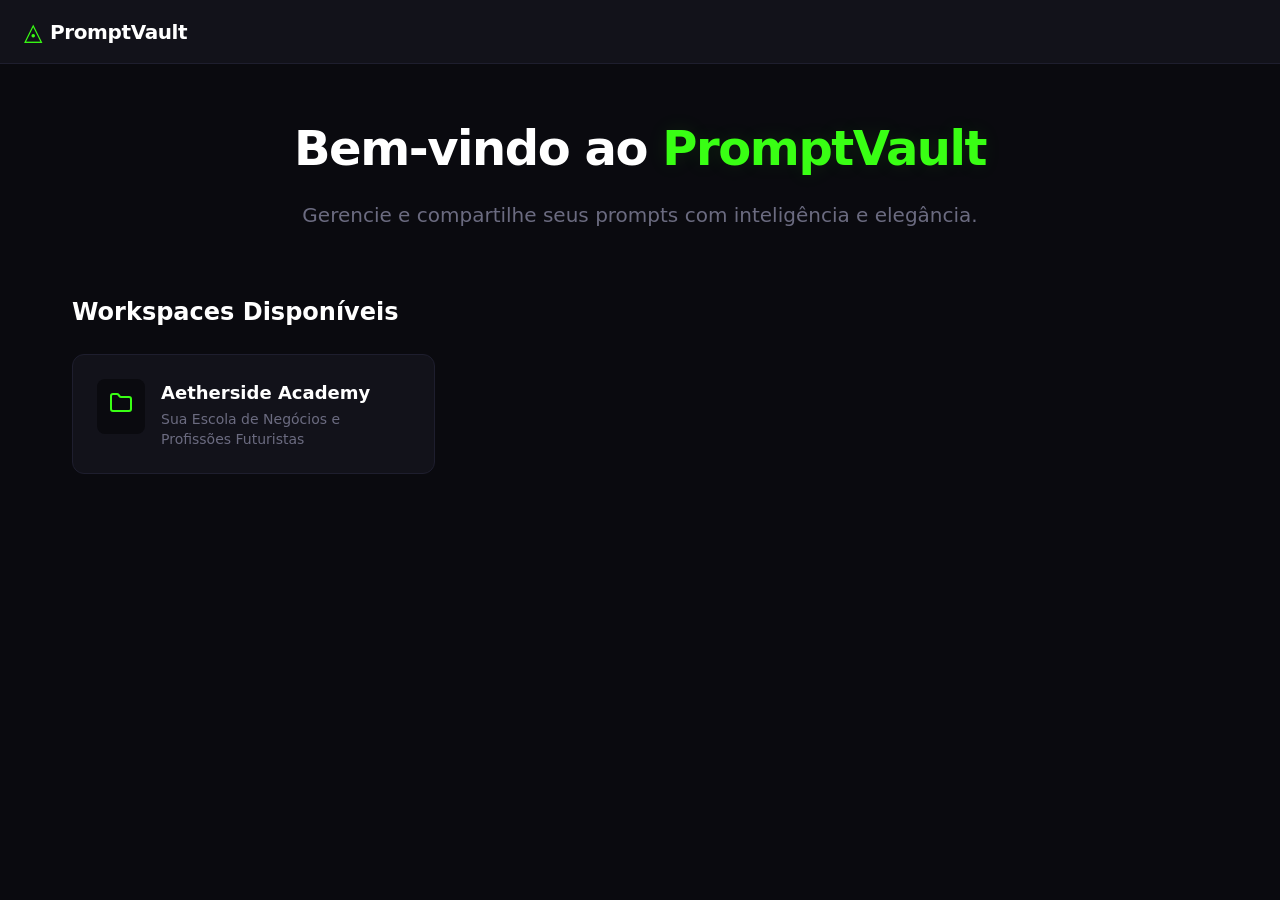
<file: index.html>
<!DOCTYPE html><html lang="pt-BR"><head><meta charSet="utf-8"/><meta name="viewport" content="width=device-width, initial-scale=1"/><link rel="stylesheet" href="/_next/static/css/50b7936d83bd21c8.css" data-precedence="next"/><link rel="stylesheet" href="/_next/static/css/7f5ff1975fd1d120.css" data-precedence="next"/><link rel="preload" as="script" fetchPriority="low" href="/_next/static/chunks/webpack-127c3c0b130db545.js"/><script src="/_next/static/chunks/aa9e78aa-050fe53517eb4799.js" async=""></script><script src="/_next/static/chunks/792-0d06dafc50395c52.js" async=""></script><script src="/_next/static/chunks/main-app-4671aaff5ebf30de.js" async=""></script><script src="/_next/static/chunks/998-ec3edbf427acbf74.js" async=""></script><script src="/_next/static/chunks/app/page-62e32b30b842a36d.js" async=""></script><title>PromptVault</title><meta name="description" content="Plataforma de documentação e compartilhamento de prompts"/><script src="/_next/static/chunks/polyfills-42372ed130431b0a.js" noModule=""></script></head><body><div class="layout_appContainer__l2wA_"><header class="layout_header__2zrGa"><div class="layout_headerLeft__IRrok"><a class="layout_logo__RqH9D" href="/"><span class="layout_logoIcon__AoKyo">◬</span>PromptVault</a></div><div class="layout_headerCenter__CS66M"></div><div class="layout_headerRight__XbAY3"></div></header><main class="layout_mainContent__LZaIE"><div class="page_container__aoG4z"><header class="page_hero__SKW6o"><h1 class="page_title__3jonF">Bem-vindo ao <span class="page_highlight__KaGfy">PromptVault</span></h1><p class="page_subtitle__iAJUg">Gerencie e compartilhe seus prompts com inteligência e elegância.</p></header><section class="page_workspacesSection__Hs2LS"><div class="page_sectionHeader__a4Fw5"><h2>Workspaces Disponíveis</h2></div><div class="page_grid__f5Kdy"><a class="page_card__QV0Om" href="/aetherside-academy/"><div class="page_cardIcon__ejM_b"><svg xmlns="http://www.w3.org/2000/svg" width="24" height="24" viewBox="0 0 24 24" fill="none" stroke="currentColor" stroke-width="2" stroke-linecap="round" stroke-linejoin="round" class="lucide lucide-folder"><path d="M20 20a2 2 0 0 0 2-2V8a2 2 0 0 0-2-2h-7.9a2 2 0 0 1-1.69-.9L9.6 3.9A2 2 0 0 0 7.93 3H4a2 2 0 0 0-2 2v13a2 2 0 0 0 2 2Z"></path></svg></div><div class="page_cardContent__aU4Di"><h3>Aetherside Academy</h3><p>Sua Escola de Negócios e Profissões Futuristas</p></div></a></div></section></div></main></div><script src="/_next/static/chunks/webpack-127c3c0b130db545.js" async=""></script><script>(self.__next_f=self.__next_f||[]).push([0]);self.__next_f.push([2,null])</script><script>self.__next_f.push([1,"1:HL[\"/_next/static/css/50b7936d83bd21c8.css\",\"style\"]\n2:HL[\"/_next/static/css/7f5ff1975fd1d120.css\",\"style\"]\n"])</script><script>self.__next_f.push([1,"3:I[674,[],\"\"]\n5:I[3998,[\"998\",\"static/chunks/998-ec3edbf427acbf74.js\",\"931\",\"static/chunks/app/page-62e32b30b842a36d.js\"],\"\"]\n6:I[2766,[],\"\"]\n7:I[8926,[],\"\"]\n9:I[3653,[],\"\"]\na:[]\n"])</script><script>self.__next_f.push([1,"0:[\"$\",\"$L3\",null,{\"buildId\":\"KDSPIfJ9CCXchHa2eL0F4\",\"assetPrefix\":\"\",\"urlParts\":[\"\",\"\"],\"initialTree\":[\"\",{\"children\":[\"__PAGE__\",{}]},\"$undefined\",\"$undefined\",true],\"initialSeedData\":[\"\",{\"children\":[\"__PAGE__\",{},[[\"$L4\",[\"$\",\"div\",null,{\"className\":\"page_container__aoG4z\",\"children\":[[\"$\",\"header\",null,{\"className\":\"page_hero__SKW6o\",\"children\":[[\"$\",\"h1\",null,{\"className\":\"page_title__3jonF\",\"children\":[\"Bem-vindo ao \",[\"$\",\"span\",null,{\"className\":\"page_highlight__KaGfy\",\"children\":\"PromptVault\"}]]}],[\"$\",\"p\",null,{\"className\":\"page_subtitle__iAJUg\",\"children\":\"Gerencie e compartilhe seus prompts com inteligência e elegância.\"}]]}],[\"$\",\"section\",null,{\"className\":\"page_workspacesSection__Hs2LS\",\"children\":[[\"$\",\"div\",null,{\"className\":\"page_sectionHeader__a4Fw5\",\"children\":[\"$\",\"h2\",null,{\"children\":\"Workspaces Disponíveis\"}]}],[\"$\",\"div\",null,{\"className\":\"page_grid__f5Kdy\",\"children\":[[[\"$\",\"$L5\",\"aetherside-academy\",{\"href\":\"/aetherside-academy\",\"className\":\"page_card__QV0Om\",\"children\":[[\"$\",\"div\",null,{\"className\":\"page_cardIcon__ejM_b\",\"children\":[\"$\",\"svg\",null,{\"xmlns\":\"http://www.w3.org/2000/svg\",\"width\":24,\"height\":24,\"viewBox\":\"0 0 24 24\",\"fill\":\"none\",\"stroke\":\"currentColor\",\"strokeWidth\":2,\"strokeLinecap\":\"round\",\"strokeLinejoin\":\"round\",\"className\":\"lucide lucide-folder\",\"children\":[[\"$\",\"path\",\"1kt360\",{\"d\":\"M20 20a2 2 0 0 0 2-2V8a2 2 0 0 0-2-2h-7.9a2 2 0 0 1-1.69-.9L9.6 3.9A2 2 0 0 0 7.93 3H4a2 2 0 0 0-2 2v13a2 2 0 0 0 2 2Z\"}],\"$undefined\"]}]}],[\"$\",\"div\",null,{\"className\":\"page_cardContent__aU4Di\",\"children\":[[\"$\",\"h3\",null,{\"children\":\"Aetherside Academy\"}],[\"$\",\"p\",null,{\"children\":\"Sua Escola de Negócios e Profissões Futuristas\"}]]}]]}]],false]}]]}]]}],[[\"$\",\"link\",\"0\",{\"rel\":\"stylesheet\",\"href\":\"/_next/static/css/7f5ff1975fd1d120.css\",\"precedence\":\"next\",\"crossOrigin\":\"$undefined\"}]]],null],null]},[[[[\"$\",\"link\",\"0\",{\"rel\":\"stylesheet\",\"href\":\"/_next/static/css/50b7936d83bd21c8.css\",\"precedence\":\"next\",\"crossOrigin\":\"$undefined\"}]],[\"$\",\"html\",null,{\"lang\":\"pt-BR\",\"children\":[\"$\",\"body\",null,{\"children\":[\"$\",\"div\",null,{\"className\":\"layout_appContainer__l2wA_\",\"children\":[[\"$\",\"header\",null,{\"className\":\"layout_header__2zrGa\",\"children\":[[\"$\",\"div\",null,{\"className\":\"layout_headerLeft__IRrok\",\"children\":[\"$\",\"$L5\",null,{\"href\":\"/\",\"className\":\"layout_logo__RqH9D\",\"children\":[[\"$\",\"span\",null,{\"className\":\"layout_logoIcon__AoKyo\",\"children\":\"◬\"}],\"PromptVault\"]}]}],[\"$\",\"div\",null,{\"className\":\"layout_headerCenter__CS66M\"}],[\"$\",\"div\",null,{\"className\":\"layout_headerRight__XbAY3\"}]]}],[\"$\",\"main\",null,{\"className\":\"layout_mainContent__LZaIE\",\"children\":[\"$\",\"$L6\",null,{\"parallelRouterKey\":\"children\",\"segmentPath\":[\"children\"],\"error\":\"$undefined\",\"errorStyles\":\"$undefined\",\"errorScripts\":\"$undefined\",\"template\":[\"$\",\"$L7\",null,{}],\"templateStyles\":\"$undefined\",\"templateScripts\":\"$undefined\",\"notFound\":[[\"$\",\"title\",null,{\"children\":\"404: This page could not be found.\"}],[\"$\",\"div\",null,{\"style\":{\"fontFamily\":\"system-ui,\\\"Segoe UI\\\",Roboto,Helvetica,Arial,sans-serif,\\\"Apple Color Emoji\\\",\\\"Segoe UI Emoji\\\"\",\"height\":\"100vh\",\"textAlign\":\"center\",\"display\":\"flex\",\"flexDirection\":\"column\",\"alignItems\":\"center\",\"justifyContent\":\"center\"},\"children\":[\"$\",\"div\",null,{\"children\":[[\"$\",\"style\",null,{\"dangerouslySetInnerHTML\":{\"__html\":\"body{color:#000;background:#fff;margin:0}.next-error-h1{border-right:1px solid rgba(0,0,0,.3)}@media (prefers-color-scheme:dark){body{color:#fff;background:#000}.next-error-h1{border-right:1px solid rgba(255,255,255,.3)}}\"}}],[\"$\",\"h1\",null,{\"className\":\"next-error-h1\",\"style\":{\"display\":\"inline-block\",\"margin\":\"0 20px 0 0\",\"padding\":\"0 23px 0 0\",\"fontSize\":24,\"fontWeight\":500,\"verticalAlign\":\"top\",\"lineHeight\":\"49px\"},\"children\":\"404\"}],[\"$\",\"div\",null,{\"style\":{\"display\":\"inline-block\"},\"children\":[\"$\",\"h2\",null,{\"style\":{\"fontSize\":14,\"fontWeight\":400,\"lineHeight\":\"49px\",\"margin\":0},\"children\":\"This page could not be found.\"}]}]]}]}]],\"notFoundStyles\":[]}]}]]}]}]}]],null],null],\"couldBeIntercepted\":false,\"initialHead\":[null,\"$L8\"],\"globalErrorComponent\":\"$9\",\"missingSlots\":\"$Wa\"}]\n"])</script><script>self.__next_f.push([1,"8:[[\"$\",\"meta\",\"0\",{\"name\":\"viewport\",\"content\":\"width=device-width, initial-scale=1\"}],[\"$\",\"meta\",\"1\",{\"charSet\":\"utf-8\"}],[\"$\",\"title\",\"2\",{\"children\":\"PromptVault\"}],[\"$\",\"meta\",\"3\",{\"name\":\"description\",\"content\":\"Plataforma de documentação e compartilhamento de prompts\"}]]\n4:null\n"])</script></body></html>
</file>
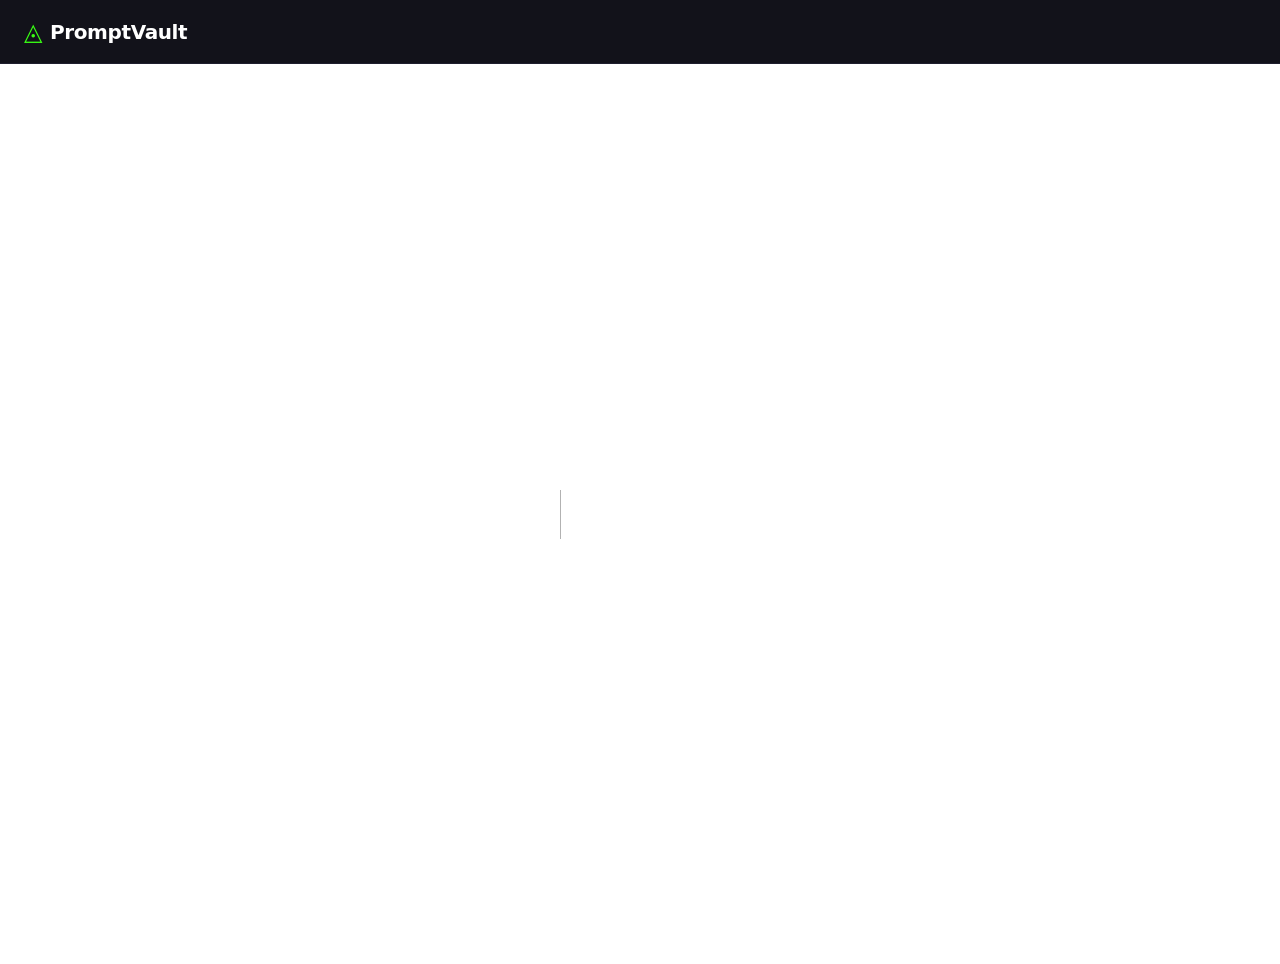
<file: 404/index.html>
<!DOCTYPE html><html lang="pt-BR"><head><meta charSet="utf-8"/><meta name="viewport" content="width=device-width, initial-scale=1"/><link rel="stylesheet" href="/_next/static/css/50b7936d83bd21c8.css" data-precedence="next"/><link rel="preload" as="script" fetchPriority="low" href="/_next/static/chunks/webpack-127c3c0b130db545.js"/><script src="/_next/static/chunks/aa9e78aa-050fe53517eb4799.js" async=""></script><script src="/_next/static/chunks/792-0d06dafc50395c52.js" async=""></script><script src="/_next/static/chunks/main-app-4671aaff5ebf30de.js" async=""></script><script src="/_next/static/chunks/998-ec3edbf427acbf74.js" async=""></script><script src="/_next/static/chunks/app/page-62e32b30b842a36d.js" async=""></script><meta name="robots" content="noindex"/><title>404: This page could not be found.</title><title>PromptVault</title><meta name="description" content="Plataforma de documentação e compartilhamento de prompts"/><script src="/_next/static/chunks/polyfills-42372ed130431b0a.js" noModule=""></script></head><body><div class="layout_appContainer__l2wA_"><header class="layout_header__2zrGa"><div class="layout_headerLeft__IRrok"><a class="layout_logo__RqH9D" href="/"><span class="layout_logoIcon__AoKyo">◬</span>PromptVault</a></div><div class="layout_headerCenter__CS66M"></div><div class="layout_headerRight__XbAY3"></div></header><main class="layout_mainContent__LZaIE"><div style="font-family:system-ui,&quot;Segoe UI&quot;,Roboto,Helvetica,Arial,sans-serif,&quot;Apple Color Emoji&quot;,&quot;Segoe UI Emoji&quot;;height:100vh;text-align:center;display:flex;flex-direction:column;align-items:center;justify-content:center"><div><style>body{color:#000;background:#fff;margin:0}.next-error-h1{border-right:1px solid rgba(0,0,0,.3)}@media (prefers-color-scheme:dark){body{color:#fff;background:#000}.next-error-h1{border-right:1px solid rgba(255,255,255,.3)}}</style><h1 class="next-error-h1" style="display:inline-block;margin:0 20px 0 0;padding:0 23px 0 0;font-size:24px;font-weight:500;vertical-align:top;line-height:49px">404</h1><div style="display:inline-block"><h2 style="font-size:14px;font-weight:400;line-height:49px;margin:0">This page could not be found.</h2></div></div></div></main></div><script src="/_next/static/chunks/webpack-127c3c0b130db545.js" async=""></script><script>(self.__next_f=self.__next_f||[]).push([0]);self.__next_f.push([2,null])</script><script>self.__next_f.push([1,"1:HL[\"/_next/static/css/50b7936d83bd21c8.css\",\"style\"]\n"])</script><script>self.__next_f.push([1,"2:I[674,[],\"\"]\n4:I[2766,[],\"\"]\n5:I[8926,[],\"\"]\n6:I[3998,[\"998\",\"static/chunks/998-ec3edbf427acbf74.js\",\"931\",\"static/chunks/app/page-62e32b30b842a36d.js\"],\"\"]\nc:I[3653,[],\"\"]\n7:{\"fontFamily\":\"system-ui,\\\"Segoe UI\\\",Roboto,Helvetica,Arial,sans-serif,\\\"Apple Color Emoji\\\",\\\"Segoe UI Emoji\\\"\",\"height\":\"100vh\",\"textAlign\":\"center\",\"display\":\"flex\",\"flexDirection\":\"column\",\"alignItems\":\"center\",\"justifyContent\":\"center\"}\n8:{\"display\":\"inline-block\",\"margin\":\"0 20px 0 0\",\"padding\":\"0 23px 0 0\",\"fontSize\":24,\"fontWeight\":500,\"verticalAlign\":\"top\",\"lineHeight\":\"49px\"}\n9:{\"display\":\"inline-block\"}\na:{\"fontSize\":14,\"fontWeight\":400,\"lineHeight\":\"49px\",\"margin\":0}\nd:[]\n"])</script><script>self.__next_f.push([1,"0:[\"$\",\"$L2\",null,{\"buildId\":\"KDSPIfJ9CCXchHa2eL0F4\",\"assetPrefix\":\"\",\"urlParts\":[\"\",\"_not-found\",\"\"],\"initialTree\":[\"\",{\"children\":[\"/_not-found\",{\"children\":[\"__PAGE__\",{}]}]},\"$undefined\",\"$undefined\",true],\"initialSeedData\":[\"\",{\"children\":[\"/_not-found\",{\"children\":[\"__PAGE__\",{},[[\"$L3\",[[\"$\",\"title\",null,{\"children\":\"404: This page could not be found.\"}],[\"$\",\"div\",null,{\"style\":{\"fontFamily\":\"system-ui,\\\"Segoe UI\\\",Roboto,Helvetica,Arial,sans-serif,\\\"Apple Color Emoji\\\",\\\"Segoe UI Emoji\\\"\",\"height\":\"100vh\",\"textAlign\":\"center\",\"display\":\"flex\",\"flexDirection\":\"column\",\"alignItems\":\"center\",\"justifyContent\":\"center\"},\"children\":[\"$\",\"div\",null,{\"children\":[[\"$\",\"style\",null,{\"dangerouslySetInnerHTML\":{\"__html\":\"body{color:#000;background:#fff;margin:0}.next-error-h1{border-right:1px solid rgba(0,0,0,.3)}@media (prefers-color-scheme:dark){body{color:#fff;background:#000}.next-error-h1{border-right:1px solid rgba(255,255,255,.3)}}\"}}],[\"$\",\"h1\",null,{\"className\":\"next-error-h1\",\"style\":{\"display\":\"inline-block\",\"margin\":\"0 20px 0 0\",\"padding\":\"0 23px 0 0\",\"fontSize\":24,\"fontWeight\":500,\"verticalAlign\":\"top\",\"lineHeight\":\"49px\"},\"children\":\"404\"}],[\"$\",\"div\",null,{\"style\":{\"display\":\"inline-block\"},\"children\":[\"$\",\"h2\",null,{\"style\":{\"fontSize\":14,\"fontWeight\":400,\"lineHeight\":\"49px\",\"margin\":0},\"children\":\"This page could not be found.\"}]}]]}]}]],null],null],null]},[null,[\"$\",\"$L4\",null,{\"parallelRouterKey\":\"children\",\"segmentPath\":[\"children\",\"/_not-found\",\"children\"],\"error\":\"$undefined\",\"errorStyles\":\"$undefined\",\"errorScripts\":\"$undefined\",\"template\":[\"$\",\"$L5\",null,{}],\"templateStyles\":\"$undefined\",\"templateScripts\":\"$undefined\",\"notFound\":\"$undefined\",\"notFoundStyles\":\"$undefined\"}]],null]},[[[[\"$\",\"link\",\"0\",{\"rel\":\"stylesheet\",\"href\":\"/_next/static/css/50b7936d83bd21c8.css\",\"precedence\":\"next\",\"crossOrigin\":\"$undefined\"}]],[\"$\",\"html\",null,{\"lang\":\"pt-BR\",\"children\":[\"$\",\"body\",null,{\"children\":[\"$\",\"div\",null,{\"className\":\"layout_appContainer__l2wA_\",\"children\":[[\"$\",\"header\",null,{\"className\":\"layout_header__2zrGa\",\"children\":[[\"$\",\"div\",null,{\"className\":\"layout_headerLeft__IRrok\",\"children\":[\"$\",\"$L6\",null,{\"href\":\"/\",\"className\":\"layout_logo__RqH9D\",\"children\":[[\"$\",\"span\",null,{\"className\":\"layout_logoIcon__AoKyo\",\"children\":\"◬\"}],\"PromptVault\"]}]}],[\"$\",\"div\",null,{\"className\":\"layout_headerCenter__CS66M\"}],[\"$\",\"div\",null,{\"className\":\"layout_headerRight__XbAY3\"}]]}],[\"$\",\"main\",null,{\"className\":\"layout_mainContent__LZaIE\",\"children\":[\"$\",\"$L4\",null,{\"parallelRouterKey\":\"children\",\"segmentPath\":[\"children\"],\"error\":\"$undefined\",\"errorStyles\":\"$undefined\",\"errorScripts\":\"$undefined\",\"template\":[\"$\",\"$L5\",null,{}],\"templateStyles\":\"$undefined\",\"templateScripts\":\"$undefined\",\"notFound\":[[\"$\",\"title\",null,{\"children\":\"404: This page could not be found.\"}],[\"$\",\"div\",null,{\"style\":\"$7\",\"children\":[\"$\",\"div\",null,{\"children\":[[\"$\",\"style\",null,{\"dangerouslySetInnerHTML\":{\"__html\":\"body{color:#000;background:#fff;margin:0}.next-error-h1{border-right:1px solid rgba(0,0,0,.3)}@media (prefers-color-scheme:dark){body{color:#fff;background:#000}.next-error-h1{border-right:1px solid rgba(255,255,255,.3)}}\"}}],[\"$\",\"h1\",null,{\"className\":\"next-error-h1\",\"style\":\"$8\",\"children\":\"404\"}],[\"$\",\"div\",null,{\"style\":\"$9\",\"children\":[\"$\",\"h2\",null,{\"style\":\"$a\",\"children\":\"This page could not be found.\"}]}]]}]}]],\"notFoundStyles\":[]}]}]]}]}]}]],null],null],\"couldBeIntercepted\":false,\"initialHead\":[[\"$\",\"meta\",null,{\"name\":\"robots\",\"content\":\"noindex\"}],\"$Lb\"],\"globalErrorComponent\":\"$c\",\"missingSlots\":\"$Wd\"}]\n"])</script><script>self.__next_f.push([1,"b:[[\"$\",\"meta\",\"0\",{\"name\":\"viewport\",\"content\":\"width=device-width, initial-scale=1\"}],[\"$\",\"meta\",\"1\",{\"charSet\":\"utf-8\"}],[\"$\",\"title\",\"2\",{\"children\":\"PromptVault\"}],[\"$\",\"meta\",\"3\",{\"name\":\"description\",\"content\":\"Plataforma de documentação e compartilhamento de prompts\"}]]\n3:null\n"])</script></body></html>
</file>
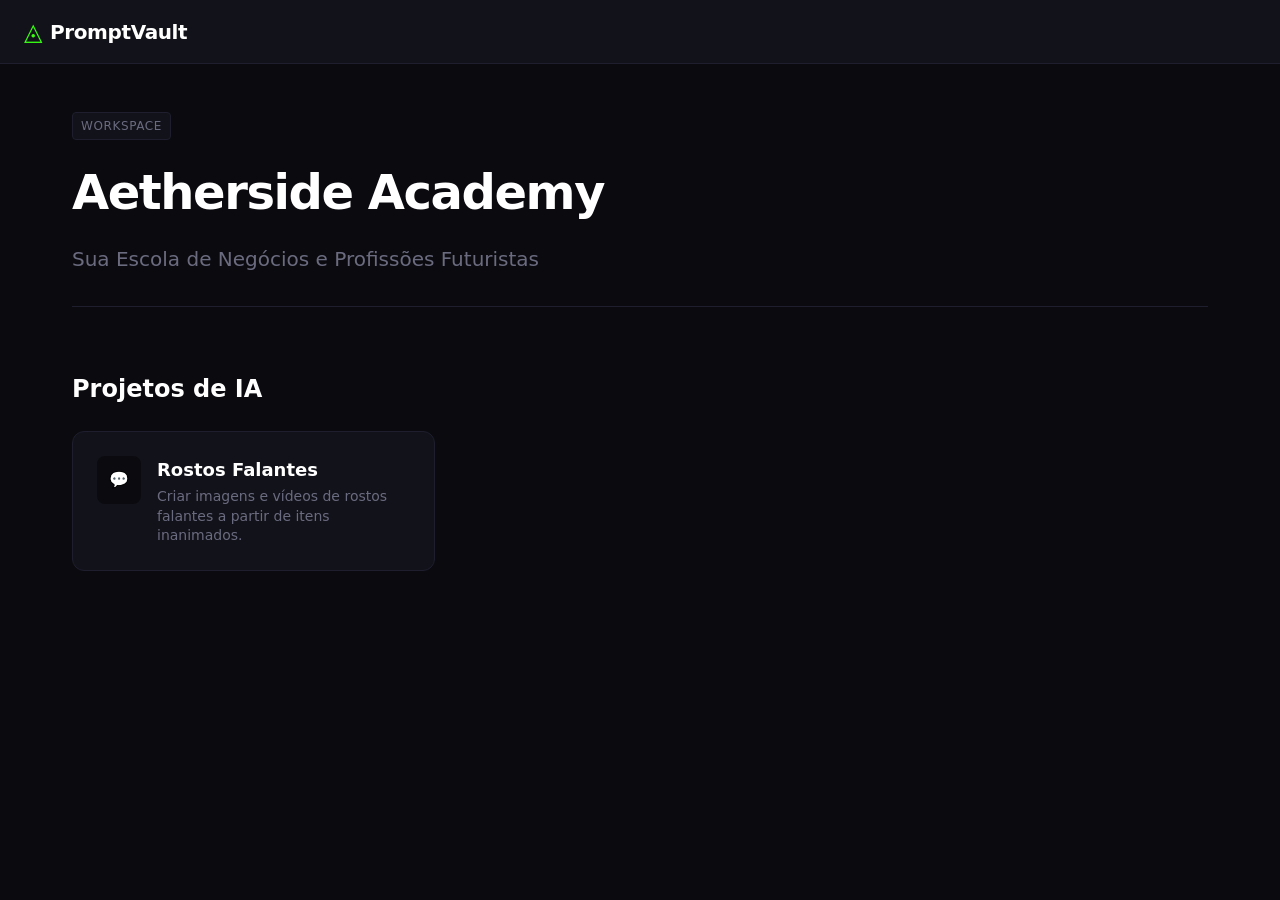
<file: aetherside-academy/index.html>
<!DOCTYPE html><html lang="pt-BR"><head><meta charSet="utf-8"/><meta name="viewport" content="width=device-width, initial-scale=1"/><link rel="stylesheet" href="/_next/static/css/50b7936d83bd21c8.css" data-precedence="next"/><link rel="stylesheet" href="/_next/static/css/7f5ff1975fd1d120.css" data-precedence="next"/><link rel="preload" as="script" fetchPriority="low" href="/_next/static/chunks/webpack-127c3c0b130db545.js"/><script src="/_next/static/chunks/aa9e78aa-050fe53517eb4799.js" async=""></script><script src="/_next/static/chunks/792-0d06dafc50395c52.js" async=""></script><script src="/_next/static/chunks/main-app-4671aaff5ebf30de.js" async=""></script><script src="/_next/static/chunks/998-ec3edbf427acbf74.js" async=""></script><script src="/_next/static/chunks/app/%5BworkspaceSlug%5D/page-e58133c35eb51c9d.js" async=""></script><title>PromptVault</title><meta name="description" content="Plataforma de documentação e compartilhamento de prompts"/><script src="/_next/static/chunks/polyfills-42372ed130431b0a.js" noModule=""></script></head><body><div class="layout_appContainer__l2wA_"><header class="layout_header__2zrGa"><div class="layout_headerLeft__IRrok"><a class="layout_logo__RqH9D" href="/"><span class="layout_logoIcon__AoKyo">◬</span>PromptVault</a></div><div class="layout_headerCenter__CS66M"></div><div class="layout_headerRight__XbAY3"></div></header><main class="layout_mainContent__LZaIE"><div class="page_container__aoG4z"><header class="workspace_header__Bk9nT"><div class="workspace_badge__TZ2QE">Workspace</div><h1 class="page_title__3jonF">Aetherside Academy</h1><p class="page_subtitle__iAJUg">Sua Escola de Negócios e Profissões Futuristas</p></header><section class="page_workspacesSection__Hs2LS"><div class="page_sectionHeader__a4Fw5"><h2>Projetos de IA</h2></div><div class="page_grid__f5Kdy"><a class="page_card__QV0Om" href="/aetherside-academy/rostos-falantes/"><div class="page_cardIcon__ejM_b">💬</div><div class="page_cardContent__aU4Di"><h3>Rostos Falantes</h3><p>Criar imagens e vídeos de rostos falantes a partir de itens inanimados.</p></div></a></div></section></div></main></div><script src="/_next/static/chunks/webpack-127c3c0b130db545.js" async=""></script><script>(self.__next_f=self.__next_f||[]).push([0]);self.__next_f.push([2,null])</script><script>self.__next_f.push([1,"1:HL[\"/_next/static/css/50b7936d83bd21c8.css\",\"style\"]\n2:HL[\"/_next/static/css/7f5ff1975fd1d120.css\",\"style\"]\n"])</script><script>self.__next_f.push([1,"3:I[674,[],\"\"]\n5:I[3998,[\"998\",\"static/chunks/998-ec3edbf427acbf74.js\",\"27\",\"static/chunks/app/%5BworkspaceSlug%5D/page-e58133c35eb51c9d.js\"],\"\"]\n6:I[2766,[],\"\"]\n8:I[8926,[],\"\"]\na:I[3653,[],\"\"]\n7:[\"workspaceSlug\",\"aetherside-academy\",\"d\"]\nb:[]\n"])</script><script>self.__next_f.push([1,"0:[\"$\",\"$L3\",null,{\"buildId\":\"KDSPIfJ9CCXchHa2eL0F4\",\"assetPrefix\":\"\",\"urlParts\":[\"\",\"aetherside-academy\",\"\"],\"initialTree\":[\"\",{\"children\":[[\"workspaceSlug\",\"aetherside-academy\",\"d\"],{\"children\":[\"__PAGE__?{\\\"workspaceSlug\\\":\\\"aetherside-academy\\\"}\",{}]}]},\"$undefined\",\"$undefined\",true],\"initialSeedData\":[\"\",{\"children\":[[\"workspaceSlug\",\"aetherside-academy\",\"d\"],{\"children\":[\"__PAGE__\",{},[[\"$L4\",[\"$\",\"div\",null,{\"className\":\"page_container__aoG4z\",\"children\":[[\"$\",\"header\",null,{\"className\":\"workspace_header__Bk9nT\",\"children\":[[\"$\",\"div\",null,{\"className\":\"workspace_badge__TZ2QE\",\"children\":\"Workspace\"}],[\"$\",\"h1\",null,{\"className\":\"page_title__3jonF\",\"children\":\"Aetherside Academy\"}],[\"$\",\"p\",null,{\"className\":\"page_subtitle__iAJUg\",\"children\":\"Sua Escola de Negócios e Profissões Futuristas\"}]]}],[\"$\",\"section\",null,{\"className\":\"page_workspacesSection__Hs2LS\",\"children\":[[\"$\",\"div\",null,{\"className\":\"page_sectionHeader__a4Fw5\",\"children\":[\"$\",\"h2\",null,{\"children\":\"Projetos de IA\"}]}],[\"$\",\"div\",null,{\"className\":\"page_grid__f5Kdy\",\"children\":[[[\"$\",\"$L5\",\"rostos-falantes\",{\"href\":\"/aetherside-academy/rostos-falantes\",\"className\":\"page_card__QV0Om\",\"children\":[[\"$\",\"div\",null,{\"className\":\"page_cardIcon__ejM_b\",\"children\":\"💬\"}],[\"$\",\"div\",null,{\"className\":\"page_cardContent__aU4Di\",\"children\":[[\"$\",\"h3\",null,{\"children\":\"Rostos Falantes\"}],[\"$\",\"p\",null,{\"children\":\"Criar imagens e vídeos de rostos falantes a partir de itens inanimados.\"}],false]}]]}]],false]}]]}]]}],[[\"$\",\"link\",\"0\",{\"rel\":\"stylesheet\",\"href\":\"/_next/static/css/7f5ff1975fd1d120.css\",\"precedence\":\"next\",\"crossOrigin\":\"$undefined\"}]]],null],null]},[null,[\"$\",\"$L6\",null,{\"parallelRouterKey\":\"children\",\"segmentPath\":[\"children\",\"$7\",\"children\"],\"error\":\"$undefined\",\"errorStyles\":\"$undefined\",\"errorScripts\":\"$undefined\",\"template\":[\"$\",\"$L8\",null,{}],\"templateStyles\":\"$undefined\",\"templateScripts\":\"$undefined\",\"notFound\":\"$undefined\",\"notFoundStyles\":\"$undefined\"}]],null]},[[[[\"$\",\"link\",\"0\",{\"rel\":\"stylesheet\",\"href\":\"/_next/static/css/50b7936d83bd21c8.css\",\"precedence\":\"next\",\"crossOrigin\":\"$undefined\"}]],[\"$\",\"html\",null,{\"lang\":\"pt-BR\",\"children\":[\"$\",\"body\",null,{\"children\":[\"$\",\"div\",null,{\"className\":\"layout_appContainer__l2wA_\",\"children\":[[\"$\",\"header\",null,{\"className\":\"layout_header__2zrGa\",\"children\":[[\"$\",\"div\",null,{\"className\":\"layout_headerLeft__IRrok\",\"children\":[\"$\",\"$L5\",null,{\"href\":\"/\",\"className\":\"layout_logo__RqH9D\",\"children\":[[\"$\",\"span\",null,{\"className\":\"layout_logoIcon__AoKyo\",\"children\":\"◬\"}],\"PromptVault\"]}]}],[\"$\",\"div\",null,{\"className\":\"layout_headerCenter__CS66M\"}],[\"$\",\"div\",null,{\"className\":\"layout_headerRight__XbAY3\"}]]}],[\"$\",\"main\",null,{\"className\":\"layout_mainContent__LZaIE\",\"children\":[\"$\",\"$L6\",null,{\"parallelRouterKey\":\"children\",\"segmentPath\":[\"children\"],\"error\":\"$undefined\",\"errorStyles\":\"$undefined\",\"errorScripts\":\"$undefined\",\"template\":[\"$\",\"$L8\",null,{}],\"templateStyles\":\"$undefined\",\"templateScripts\":\"$undefined\",\"notFound\":[[\"$\",\"title\",null,{\"children\":\"404: This page could not be found.\"}],[\"$\",\"div\",null,{\"style\":{\"fontFamily\":\"system-ui,\\\"Segoe UI\\\",Roboto,Helvetica,Arial,sans-serif,\\\"Apple Color Emoji\\\",\\\"Segoe UI Emoji\\\"\",\"height\":\"100vh\",\"textAlign\":\"center\",\"display\":\"flex\",\"flexDirection\":\"column\",\"alignItems\":\"center\",\"justifyContent\":\"center\"},\"children\":[\"$\",\"div\",null,{\"children\":[[\"$\",\"style\",null,{\"dangerouslySetInnerHTML\":{\"__html\":\"body{color:#000;background:#fff;margin:0}.next-error-h1{border-right:1px solid rgba(0,0,0,.3)}@media (prefers-color-scheme:dark){body{color:#fff;background:#000}.next-error-h1{border-right:1px solid rgba(255,255,255,.3)}}\"}}],[\"$\",\"h1\",null,{\"className\":\"next-error-h1\",\"style\":{\"display\":\"inline-block\",\"margin\":\"0 20px 0 0\",\"padding\":\"0 23px 0 0\",\"fontSize\":24,\"fontWeight\":500,\"verticalAlign\":\"top\",\"lineHeight\":\"49px\"},\"children\":\"404\"}],[\"$\",\"div\",null,{\"style\":{\"display\":\"inline-block\"},\"children\":[\"$\",\"h2\",null,{\"style\":{\"fontSize\":14,\"fontWeight\":400,\"lineHeight\":\"49px\",\"margin\":0},\"children\":\"This page could not be found.\"}]}]]}]}]],\"notFoundStyles\":[]}]}]]}]}]}]],null],null],\"couldBeIntercepted\":false,\"initialHead\":[null,\"$L9\"],\"globalErrorComponent\":\"$a\",\"missingSlots\":\"$Wb\"}]\n"])</script><script>self.__next_f.push([1,"9:[[\"$\",\"meta\",\"0\",{\"name\":\"viewport\",\"content\":\"width=device-width, initial-scale=1\"}],[\"$\",\"meta\",\"1\",{\"charSet\":\"utf-8\"}],[\"$\",\"title\",\"2\",{\"children\":\"PromptVault\"}],[\"$\",\"meta\",\"3\",{\"name\":\"description\",\"content\":\"Plataforma de documentação e compartilhamento de prompts\"}]]\n4:null\n"])</script></body></html>
</file>
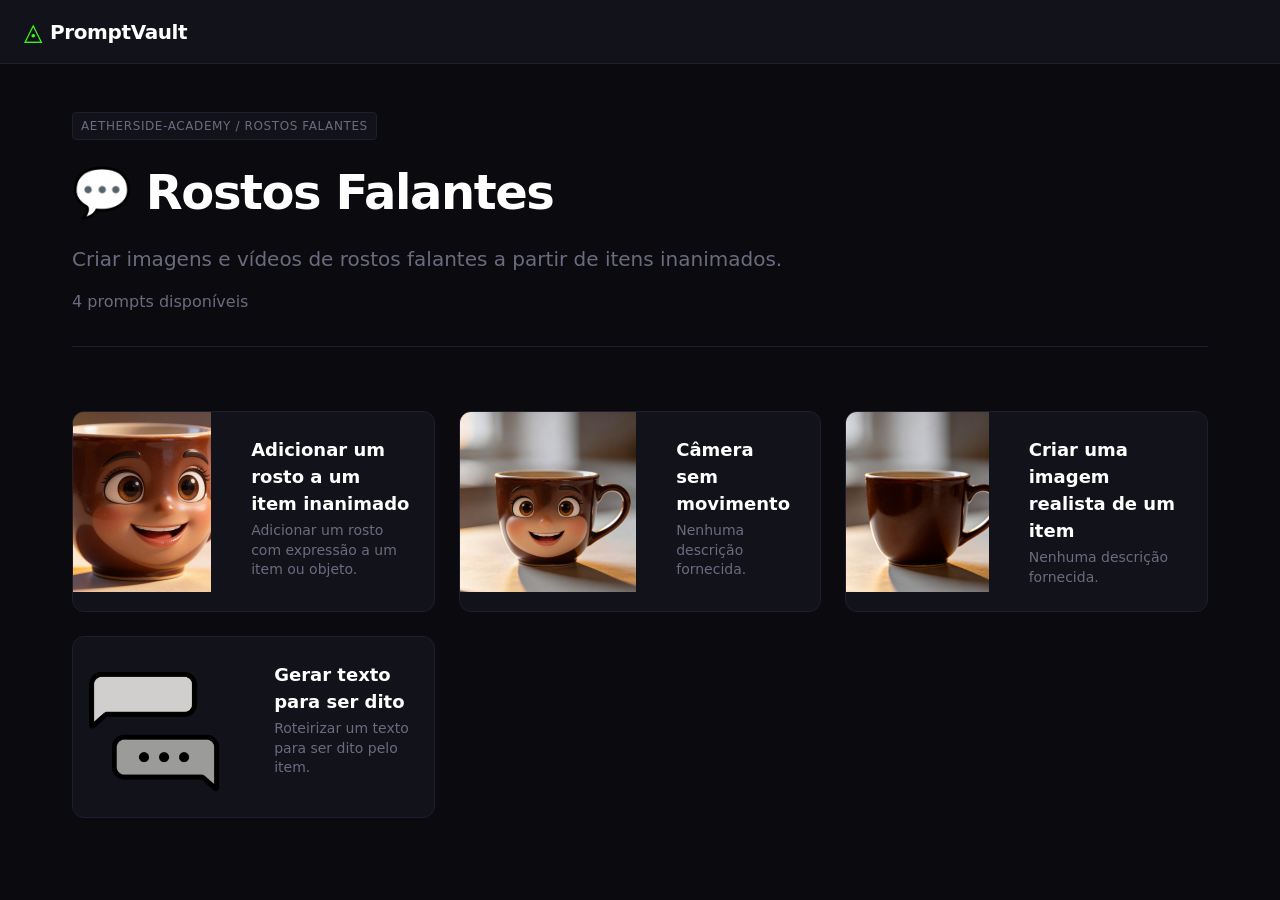
<file: aetherside-academy/rostos-falantes/index.html>
<!DOCTYPE html><html lang="pt-BR"><head><meta charSet="utf-8"/><meta name="viewport" content="width=device-width, initial-scale=1"/><link rel="preload" as="image" href="/uploads/aetherside-academy/rostos-falantes/adicionar-um-rosto-a-um-item-inanimado/xicara-de-cafe-rosto_Grande.jpeg"/><link rel="preload" as="image" href="/uploads/aetherside-academy/rostos-falantes/camera-sem-movimento/xicara-rosto-2_Grande.jpeg"/><link rel="preload" as="image" href="/uploads/aetherside-academy/rostos-falantes/criar-uma-imagem-realista-de-um-item/xicara-de-cafe_Me__dia.png"/><link rel="preload" as="image" href="/uploads/aetherside-academy/rostos-falantes/gerar-texto-para-ser-dito/chat-emoji.png"/><link rel="stylesheet" href="/_next/static/css/50b7936d83bd21c8.css" data-precedence="next"/><link rel="stylesheet" href="/_next/static/css/7f5ff1975fd1d120.css" data-precedence="next"/><link rel="preload" as="script" fetchPriority="low" href="/_next/static/chunks/webpack-127c3c0b130db545.js"/><script src="/_next/static/chunks/aa9e78aa-050fe53517eb4799.js" async=""></script><script src="/_next/static/chunks/792-0d06dafc50395c52.js" async=""></script><script src="/_next/static/chunks/main-app-4671aaff5ebf30de.js" async=""></script><script src="/_next/static/chunks/998-ec3edbf427acbf74.js" async=""></script><script src="/_next/static/chunks/app/%5BworkspaceSlug%5D/%5BprojectSlug%5D/page-d8b912af0cece4f7.js" async=""></script><title>PromptVault</title><meta name="description" content="Plataforma de documentação e compartilhamento de prompts"/><script src="/_next/static/chunks/polyfills-42372ed130431b0a.js" noModule=""></script></head><body><div class="layout_appContainer__l2wA_"><header class="layout_header__2zrGa"><div class="layout_headerLeft__IRrok"><a class="layout_logo__RqH9D" href="/"><span class="layout_logoIcon__AoKyo">◬</span>PromptVault</a></div><div class="layout_headerCenter__CS66M"></div><div class="layout_headerRight__XbAY3"></div></header><main class="layout_mainContent__LZaIE"><div class="page_container__aoG4z"><header class="workspace_header__Bk9nT"><div class="workspace_badge__TZ2QE"><a style="color:inherit" href="/aetherside-academy/">aetherside-academy</a> / <!-- -->Rostos Falantes</div><h1 class="page_title__3jonF">💬<!-- --> <!-- -->Rostos Falantes</h1><p class="page_subtitle__iAJUg">Criar imagens e vídeos de rostos falantes a partir de itens inanimados.</p><div style="margin-top:1rem;color:var(--text-muted)">4<!-- --> prompts disponíveis</div></header><section class="page_workspacesSection__Hs2LS"><div class="page_grid__f5Kdy"><a class="page_card__QV0Om" style="overflow:hidden;padding:0" href="/aetherside-academy/rostos-falantes/adicionar-um-rosto-a-um-item-inanimado/"><div style="width:100%;height:180px;overflow:hidden"><img src="/uploads/aetherside-academy/rostos-falantes/adicionar-um-rosto-a-um-item-inanimado/xicara-de-cafe-rosto_Grande.jpeg" alt="Adicionar um rosto a um item inanimado" style="width:100%;height:100%;object-fit:cover"/></div><div class="page_cardContent__aU4Di" style="padding:1.5rem"><h3 style="margin-top:0">Adicionar um rosto a um item inanimado</h3><p>Adicionar um rosto com expressão a um item ou objeto.</p></div></a><a class="page_card__QV0Om" style="overflow:hidden;padding:0" href="/aetherside-academy/rostos-falantes/camera-sem-movimento/"><div style="width:100%;height:180px;overflow:hidden"><img src="/uploads/aetherside-academy/rostos-falantes/camera-sem-movimento/xicara-rosto-2_Grande.jpeg" alt="Câmera sem movimento" style="width:100%;height:100%;object-fit:cover"/></div><div class="page_cardContent__aU4Di" style="padding:1.5rem"><h3 style="margin-top:0">Câmera sem movimento</h3><p>Nenhuma descrição fornecida.</p></div></a><a class="page_card__QV0Om" style="overflow:hidden;padding:0" href="/aetherside-academy/rostos-falantes/criar-uma-imagem-realista-de-um-item/"><div style="width:100%;height:180px;overflow:hidden"><img src="/uploads/aetherside-academy/rostos-falantes/criar-uma-imagem-realista-de-um-item/xicara-de-cafe_Me__dia.png" alt="Criar uma imagem realista de um item" style="width:100%;height:100%;object-fit:cover"/></div><div class="page_cardContent__aU4Di" style="padding:1.5rem"><h3 style="margin-top:0">Criar uma imagem realista de um item</h3><p>Nenhuma descrição fornecida.</p></div></a><a class="page_card__QV0Om" style="overflow:hidden;padding:0" href="/aetherside-academy/rostos-falantes/gerar-texto-para-ser-dito/"><div style="width:100%;height:180px;overflow:hidden"><img src="/uploads/aetherside-academy/rostos-falantes/gerar-texto-para-ser-dito/chat-emoji.png" alt="Gerar texto para ser dito" style="width:100%;height:100%;object-fit:cover"/></div><div class="page_cardContent__aU4Di" style="padding:1.5rem"><h3 style="margin-top:0">Gerar texto para ser dito</h3><p>Roteirizar um texto para ser dito pelo item.</p></div></a></div></section></div></main></div><script src="/_next/static/chunks/webpack-127c3c0b130db545.js" async=""></script><script>(self.__next_f=self.__next_f||[]).push([0]);self.__next_f.push([2,null])</script><script>self.__next_f.push([1,"1:HL[\"/_next/static/css/50b7936d83bd21c8.css\",\"style\"]\n2:HL[\"/_next/static/css/7f5ff1975fd1d120.css\",\"style\"]\n"])</script><script>self.__next_f.push([1,"3:I[674,[],\"\"]\n5:I[3998,[\"998\",\"static/chunks/998-ec3edbf427acbf74.js\",\"306\",\"static/chunks/app/%5BworkspaceSlug%5D/%5BprojectSlug%5D/page-d8b912af0cece4f7.js\"],\"\"]\n6:I[2766,[],\"\"]\n9:I[8926,[],\"\"]\nb:I[3653,[],\"\"]\n7:[\"workspaceSlug\",\"aetherside-academy\",\"d\"]\n8:[\"projectSlug\",\"rostos-falantes\",\"d\"]\nc:[]\n"])</script><script>self.__next_f.push([1,"0:[\"$\",\"$L3\",null,{\"buildId\":\"KDSPIfJ9CCXchHa2eL0F4\",\"assetPrefix\":\"\",\"urlParts\":[\"\",\"aetherside-academy\",\"rostos-falantes\",\"\"],\"initialTree\":[\"\",{\"children\":[[\"workspaceSlug\",\"aetherside-academy\",\"d\"],{\"children\":[[\"projectSlug\",\"rostos-falantes\",\"d\"],{\"children\":[\"__PAGE__?{\\\"workspaceSlug\\\":\\\"aetherside-academy\\\",\\\"projectSlug\\\":\\\"rostos-falantes\\\"}\",{}]}]}]},\"$undefined\",\"$undefined\",true],\"initialSeedData\":[\"\",{\"children\":[[\"workspaceSlug\",\"aetherside-academy\",\"d\"],{\"children\":[[\"projectSlug\",\"rostos-falantes\",\"d\"],{\"children\":[\"__PAGE__\",{},[[\"$L4\",[\"$\",\"div\",null,{\"className\":\"page_container__aoG4z\",\"children\":[[\"$\",\"header\",null,{\"className\":\"workspace_header__Bk9nT\",\"children\":[[\"$\",\"div\",null,{\"className\":\"workspace_badge__TZ2QE\",\"children\":[[\"$\",\"$L5\",null,{\"href\":\"/aetherside-academy\",\"style\":{\"color\":\"inherit\"},\"children\":\"aetherside-academy\"}],\" / \",\"Rostos Falantes\"]}],[\"$\",\"h1\",null,{\"className\":\"page_title__3jonF\",\"children\":[\"💬\",\" \",\"Rostos Falantes\"]}],[\"$\",\"p\",null,{\"className\":\"page_subtitle__iAJUg\",\"children\":\"Criar imagens e vídeos de rostos falantes a partir de itens inanimados.\"}],[\"$\",\"div\",null,{\"style\":{\"marginTop\":\"1rem\",\"color\":\"var(--text-muted)\"},\"children\":[4,\" prompts disponíveis\"]}]]}],[\"$\",\"section\",null,{\"className\":\"page_workspacesSection__Hs2LS\",\"children\":[\"$\",\"div\",null,{\"className\":\"page_grid__f5Kdy\",\"children\":[[[\"$\",\"$L5\",\"adicionar-um-rosto-a-um-item-inanimado\",{\"href\":\"/aetherside-academy/rostos-falantes/adicionar-um-rosto-a-um-item-inanimado\",\"className\":\"page_card__QV0Om\",\"style\":{\"overflow\":\"hidden\",\"padding\":0},\"children\":[[\"$\",\"div\",null,{\"style\":{\"width\":\"100%\",\"height\":\"180px\",\"overflow\":\"hidden\"},\"children\":[\"$\",\"img\",null,{\"src\":\"/uploads/aetherside-academy/rostos-falantes/adicionar-um-rosto-a-um-item-inanimado/xicara-de-cafe-rosto_Grande.jpeg\",\"alt\":\"Adicionar um rosto a um item inanimado\",\"style\":{\"width\":\"100%\",\"height\":\"100%\",\"objectFit\":\"cover\"}}]}],[\"$\",\"div\",null,{\"className\":\"page_cardContent__aU4Di\",\"style\":{\"padding\":\"1.5rem\"},\"children\":[[\"$\",\"h3\",null,{\"style\":{\"marginTop\":0},\"children\":\"Adicionar um rosto a um item inanimado\"}],[\"$\",\"p\",null,{\"children\":\"Adicionar um rosto com expressão a um item ou objeto.\"}]]}]]}],[\"$\",\"$L5\",\"camera-sem-movimento\",{\"href\":\"/aetherside-academy/rostos-falantes/camera-sem-movimento\",\"className\":\"page_card__QV0Om\",\"style\":{\"overflow\":\"hidden\",\"padding\":0},\"children\":[[\"$\",\"div\",null,{\"style\":{\"width\":\"100%\",\"height\":\"180px\",\"overflow\":\"hidden\"},\"children\":[\"$\",\"img\",null,{\"src\":\"/uploads/aetherside-academy/rostos-falantes/camera-sem-movimento/xicara-rosto-2_Grande.jpeg\",\"alt\":\"Câmera sem movimento\",\"style\":{\"width\":\"100%\",\"height\":\"100%\",\"objectFit\":\"cover\"}}]}],[\"$\",\"div\",null,{\"className\":\"page_cardContent__aU4Di\",\"style\":{\"padding\":\"1.5rem\"},\"children\":[[\"$\",\"h3\",null,{\"style\":{\"marginTop\":0},\"children\":\"Câmera sem movimento\"}],[\"$\",\"p\",null,{\"children\":\"Nenhuma descrição fornecida.\"}]]}]]}],[\"$\",\"$L5\",\"criar-uma-imagem-realista-de-um-item\",{\"href\":\"/aetherside-academy/rostos-falantes/criar-uma-imagem-realista-de-um-item\",\"className\":\"page_card__QV0Om\",\"style\":{\"overflow\":\"hidden\",\"padding\":0},\"children\":[[\"$\",\"div\",null,{\"style\":{\"width\":\"100%\",\"height\":\"180px\",\"overflow\":\"hidden\"},\"children\":[\"$\",\"img\",null,{\"src\":\"/uploads/aetherside-academy/rostos-falantes/criar-uma-imagem-realista-de-um-item/xicara-de-cafe_Me__dia.png\",\"alt\":\"Criar uma imagem realista de um item\",\"style\":{\"width\":\"100%\",\"height\":\"100%\",\"objectFit\":\"cover\"}}]}],[\"$\",\"div\",null,{\"className\":\"page_cardContent__aU4Di\",\"style\":{\"padding\":\"1.5rem\"},\"children\":[[\"$\",\"h3\",null,{\"style\":{\"marginTop\":0},\"children\":\"Criar uma imagem realista de um item\"}],[\"$\",\"p\",null,{\"children\":\"Nenhuma descrição fornecida.\"}]]}]]}],[\"$\",\"$L5\",\"gerar-texto-para-ser-dito\",{\"href\":\"/aetherside-academy/rostos-falantes/gerar-texto-para-ser-dito\",\"className\":\"page_card__QV0Om\",\"style\":{\"overflow\":\"hidden\",\"padding\":0},\"children\":[[\"$\",\"div\",null,{\"style\":{\"width\":\"100%\",\"height\":\"180px\",\"overflow\":\"hidden\"},\"children\":[\"$\",\"img\",null,{\"src\":\"/uploads/aetherside-academy/rostos-falantes/gerar-texto-para-ser-dito/chat-emoji.png\",\"alt\":\"Gerar texto para ser dito\",\"style\":{\"width\":\"100%\",\"height\":\"100%\",\"objectFit\":\"cover\"}}]}],[\"$\",\"div\",null,{\"className\":\"page_cardContent__aU4Di\",\"style\":{\"padding\":\"1.5rem\"},\"children\":[[\"$\",\"h3\",null,{\"style\":{\"marginTop\":0},\"children\":\"Gerar texto para ser dito\"}],[\"$\",\"p\",null,{\"children\":\"Roteirizar um texto para ser dito pelo item.\"}]]}]]}]],false]}]}]]}],[[\"$\",\"link\",\"0\",{\"rel\":\"stylesheet\",\"href\":\"/_next/static/css/7f5ff1975fd1d120.css\",\"precedence\":\"next\",\"crossOrigin\":\"$undefined\"}]]],null],null]},[null,[\"$\",\"$L6\",null,{\"parallelRouterKey\":\"children\",\"segmentPath\":[\"children\",\"$7\",\"children\",\"$8\",\"children\"],\"error\":\"$undefined\",\"errorStyles\":\"$undefined\",\"errorScripts\":\"$undefined\",\"template\":[\"$\",\"$L9\",null,{}],\"templateStyles\":\"$undefined\",\"templateScripts\":\"$undefined\",\"notFound\":\"$undefined\",\"notFoundStyles\":\"$undefined\"}]],null]},[null,[\"$\",\"$L6\",null,{\"parallelRouterKey\":\"children\",\"segmentPath\":[\"children\",\"$7\",\"children\"],\"error\":\"$undefined\",\"errorStyles\":\"$undefined\",\"errorScripts\":\"$undefined\",\"template\":[\"$\",\"$L9\",null,{}],\"templateStyles\":\"$undefined\",\"templateScripts\":\"$undefined\",\"notFound\":\"$undefined\",\"notFoundStyles\":\"$undefined\"}]],null]},[[[[\"$\",\"link\",\"0\",{\"rel\":\"stylesheet\",\"href\":\"/_next/static/css/50b7936d83bd21c8.css\",\"precedence\":\"next\",\"crossOrigin\":\"$undefined\"}]],[\"$\",\"html\",null,{\"lang\":\"pt-BR\",\"children\":[\"$\",\"body\",null,{\"children\":[\"$\",\"div\",null,{\"className\":\"layout_appContainer__l2wA_\",\"children\":[[\"$\",\"header\",null,{\"className\":\"layout_header__2zrGa\",\"children\":[[\"$\",\"div\",null,{\"className\":\"layout_headerLeft__IRrok\",\"children\":[\"$\",\"$L5\",null,{\"href\":\"/\",\"className\":\"layout_logo__RqH9D\",\"children\":[[\"$\",\"span\",null,{\"className\":\"layout_logoIcon__AoKyo\",\"children\":\"◬\"}],\"PromptVault\"]}]}],[\"$\",\"div\",null,{\"className\":\"layout_headerCenter__CS66M\"}],[\"$\",\"div\",null,{\"className\":\"layout_headerRight__XbAY3\"}]]}],[\"$\",\"main\",null,{\"className\":\"layout_mainContent__LZaIE\",\"children\":[\"$\",\"$L6\",null,{\"parallelRouterKey\":\"children\",\"segmentPath\":[\"children\"],\"error\":\"$undefined\",\"errorStyles\":\"$undefined\",\"errorScripts\":\"$undefined\",\"template\":[\"$\",\"$L9\",null,{}],\"templateStyles\":\"$undefined\",\"templateScripts\":\"$undefined\",\"notFound\":[[\"$\",\"title\",null,{\"children\":\"404: This page could not be found.\"}],[\"$\",\"div\",null,{\"style\":{\"fontFamily\":\"system-ui,\\\"Segoe UI\\\",Roboto,Helvetica,Arial,sans-serif,\\\"Apple Color Emoji\\\",\\\"Segoe UI Emoji\\\"\",\"height\":\"100vh\",\"textAlign\":\"center\",\"display\":\"flex\",\"flexDirection\":\"column\",\"alignItems\":\"center\",\"justifyContent\":\"center\"},\"children\":[\"$\",\"div\",null,{\"children\":[[\"$\",\"style\",null,{\"dangerouslySetInnerHTML\":{\"__html\":\"body{color:#000;background:#fff;margin:0}.next-error-h1{border-right:1px solid rgba(0,0,0,.3)}@media (prefers-color-scheme:dark){body{color:#fff;background:#000}.next-error-h1{border-right:1px solid rgba(255,255,255,.3)}}\"}}],[\"$\",\"h1\",null,{\"className\":\"next-error-h1\",\"style\":{\"display\":\"inline-block\",\"margin\":\"0 20px 0 0\",\"padding\":\"0 23px 0 0\",\"fontSize\":24,\"fontWeight\":500,\"verticalAlign\":\"top\",\"lineHeight\":\"49px\"},\"children\":\"404\"}],[\"$\",\"div\",null,{\"style\":{\"display\":\"inline-block\"},\"children\":[\"$\",\"h2\",null,{\"style\":{\"fontSize\":14,\"fontWeight\":400,\"lineHeight\":\"49px\",\"margin\":0},\"children\":\"This page could not be found.\"}]}]]}]}]],\"notFoundStyles\":[]}]}]]}]}]}]],null],null],\"couldBeIntercepted\":false,\"initialHead\":[null,\"$La\"],\"globalErrorComponent\":\"$b\",\"missingSlots\":\"$Wc\"}]\n"])</script><script>self.__next_f.push([1,"a:[[\"$\",\"meta\",\"0\",{\"name\":\"viewport\",\"content\":\"width=device-width, initial-scale=1\"}],[\"$\",\"meta\",\"1\",{\"charSet\":\"utf-8\"}],[\"$\",\"title\",\"2\",{\"children\":\"PromptVault\"}],[\"$\",\"meta\",\"3\",{\"name\":\"description\",\"content\":\"Plataforma de documentação e compartilhamento de prompts\"}]]\n4:null\n"])</script></body></html>
</file>
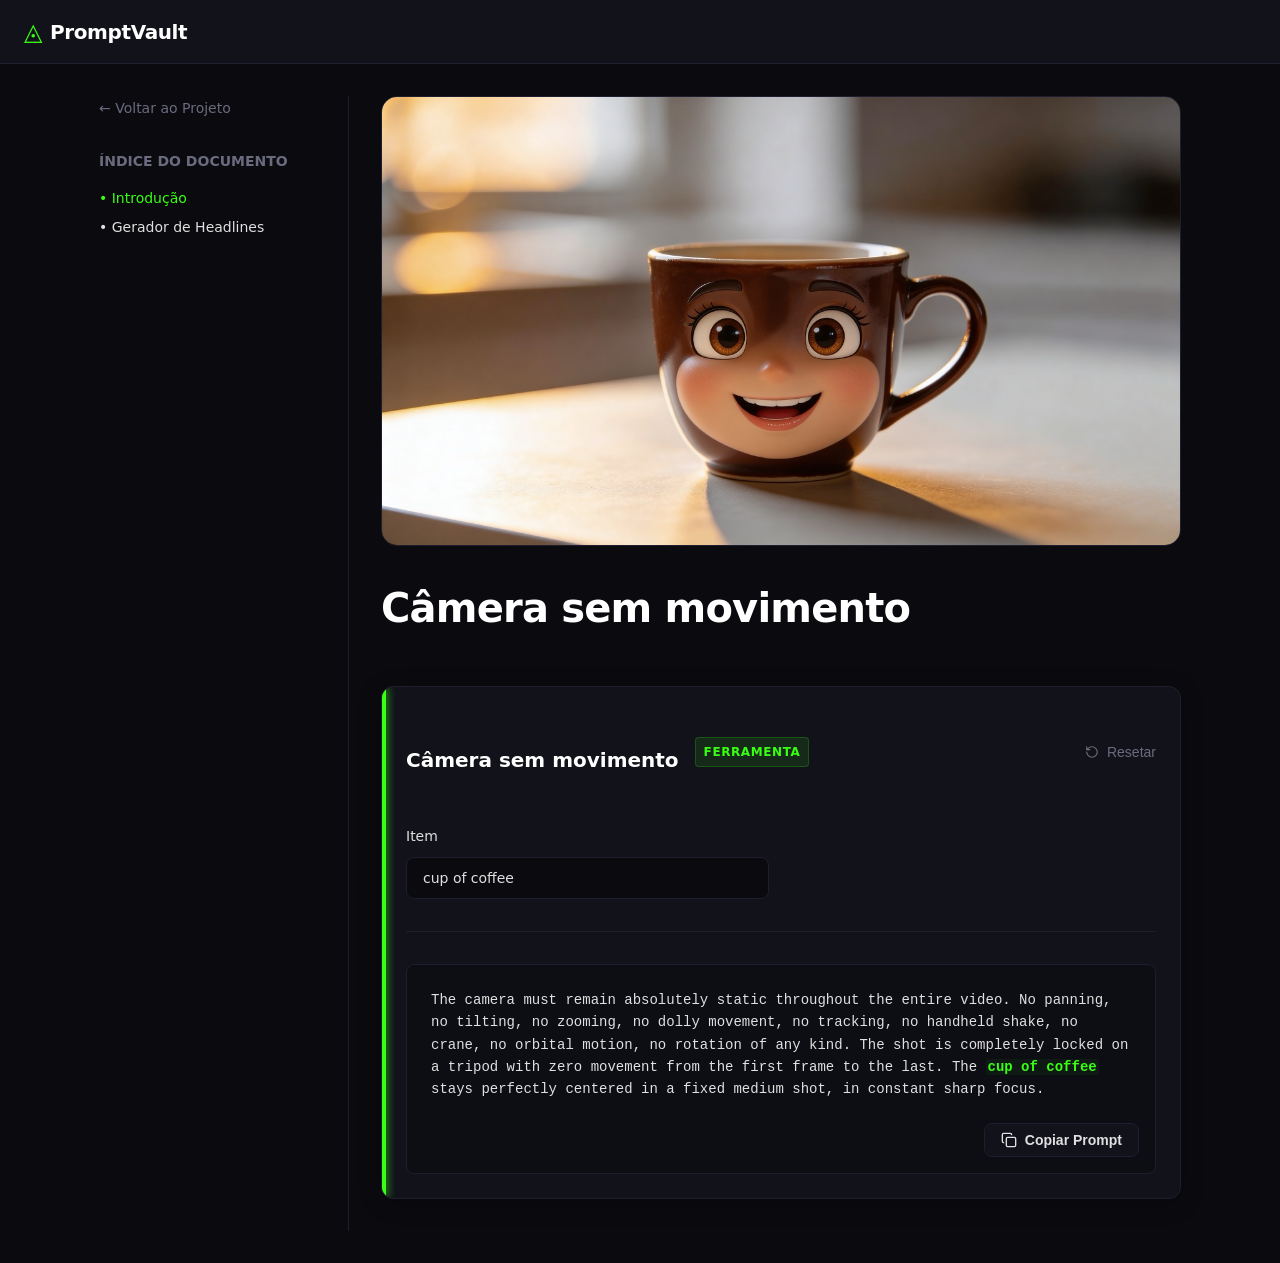
<file: aetherside-academy/rostos-falantes/camera-sem-movimento/index.html>
<!DOCTYPE html><html lang="pt-BR"><head><meta charSet="utf-8"/><meta name="viewport" content="width=device-width, initial-scale=1"/><link rel="preload" as="image" href="/uploads/aetherside-academy/rostos-falantes/camera-sem-movimento/xicara-rosto-2_Grande.jpeg"/><link rel="stylesheet" href="/_next/static/css/50b7936d83bd21c8.css" data-precedence="next"/><link rel="stylesheet" href="/_next/static/css/daf9d2e9a94cdb57.css" data-precedence="next"/><link rel="preload" as="script" fetchPriority="low" href="/_next/static/chunks/webpack-127c3c0b130db545.js"/><script src="/_next/static/chunks/aa9e78aa-050fe53517eb4799.js" async=""></script><script src="/_next/static/chunks/792-0d06dafc50395c52.js" async=""></script><script src="/_next/static/chunks/main-app-4671aaff5ebf30de.js" async=""></script><script src="/_next/static/chunks/998-ec3edbf427acbf74.js" async=""></script><script src="/_next/static/chunks/813-e8d6bef635fbd7b8.js" async=""></script><script src="/_next/static/chunks/app/%5BworkspaceSlug%5D/%5BprojectSlug%5D/%5BdocSlug%5D/page-d69b662a0be647bf.js" async=""></script><title>PromptVault</title><meta name="description" content="Plataforma de documentação e compartilhamento de prompts"/><script src="/_next/static/chunks/polyfills-42372ed130431b0a.js" noModule=""></script></head><body><div class="layout_appContainer__l2wA_"><header class="layout_header__2zrGa"><div class="layout_headerLeft__IRrok"><a class="layout_logo__RqH9D" href="/"><span class="layout_logoIcon__AoKyo">◬</span>PromptVault</a></div><div class="layout_headerCenter__CS66M"></div><div class="layout_headerRight__XbAY3"></div></header><main class="layout_mainContent__LZaIE"><div class="doc_layout__K6PBc"><aside class="doc_sidebar__5m9fh"><a class="doc_backLink__agpZQ" href="/aetherside-academy/rostos-falantes/">← Voltar ao Projeto</a><div><h3 style="font-size:0.875rem;text-transform:uppercase;color:var(--text-muted)">Índice do Documento</h3><p style="font-size:0.875rem;margin-top:1rem;color:var(--primary)">• Introdução</p><p style="font-size:0.875rem;margin-top:0.5rem;color:var(--text-body)">• Gerador de Headlines</p></div></aside><main class="doc_main__p3pMW"><article class="doc_article__hO0_w"><div style="width:100%;max-height:50vh;aspect-ratio:16/9;border-radius:16px;overflow:hidden;margin-bottom:2rem;border:1px solid var(--border)"><img src="/uploads/aetherside-academy/rostos-falantes/camera-sem-movimento/xicara-rosto-2_Grande.jpeg" alt="Câmera sem movimento" style="width:100%;height:100%;object-fit:cover"/></div><header class="doc_header__cygBv"><h1>Câmera sem movimento</h1></header><div class="doc_content__KBuES"><div class="markdown-body"><div class="InteractivePrompt_container__MMJ7f"><div class="InteractivePrompt_leftNeonBorder__x7ahK"></div><div class="InteractivePrompt_header___v9k2"><div class="InteractivePrompt_titleArea__5EX4P"><h3 class="InteractivePrompt_title__j_JlW">Câmera sem movimento</h3><span class="InteractivePrompt_badge__0NVZo">Ferramenta</span></div><button class="InteractivePrompt_resetBtn__gCdVp"><svg xmlns="http://www.w3.org/2000/svg" width="14" height="14" viewBox="0 0 24 24" fill="none" stroke="currentColor" stroke-width="2" stroke-linecap="round" stroke-linejoin="round" class="lucide lucide-rotate-ccw"><path d="M3 12a9 9 0 1 0 9-9 9.75 9.75 0 0 0-6.74 2.74L3 8"></path><path d="M3 3v5h5"></path></svg> Resetar</button></div><div class="InteractivePrompt_variablesGrid__lUNsv"><div class="InteractivePrompt_fieldGroup__I8c4p"><label>Item</label><input type="text" placeholder="Digite item..." class="InteractivePrompt_input__lHvAQ" value=""/></div></div><div class="InteractivePrompt_previewArea__lxsF8"><pre class="InteractivePrompt_previewText__vXeBY">The camera must remain absolutely static throughout the entire video. No panning, no tilting, no zooming, no dolly movement, no tracking, no handheld shake, no crane, no orbital motion, no rotation of any kind. The shot is completely locked on a tripod with zero movement from the first frame to the last. The <span class="InteractivePrompt_placeholderVar__NFu95">[<!-- -->ITEM<!-- -->]</span> stays perfectly centered in a fixed medium shot, in constant sharp focus.</pre><button class="InteractivePrompt_copyBtn__oRyH4 "><svg xmlns="http://www.w3.org/2000/svg" width="16" height="16" viewBox="0 0 24 24" fill="none" stroke="currentColor" stroke-width="2" stroke-linecap="round" stroke-linejoin="round" class="lucide lucide-copy"><rect width="14" height="14" x="8" y="8" rx="2" ry="2"></rect><path d="M4 16c-1.1 0-2-.9-2-2V4c0-1.1.9-2 2-2h10c1.1 0 2 .9 2 2"></path></svg> Copiar Prompt</button></div></div></div></div></article></main></div></main></div><script src="/_next/static/chunks/webpack-127c3c0b130db545.js" async=""></script><script>(self.__next_f=self.__next_f||[]).push([0]);self.__next_f.push([2,null])</script><script>self.__next_f.push([1,"1:HL[\"/_next/static/css/50b7936d83bd21c8.css\",\"style\"]\n2:HL[\"/_next/static/css/daf9d2e9a94cdb57.css\",\"style\"]\n"])</script><script>self.__next_f.push([1,"3:I[674,[],\"\"]\n5:I[3998,[\"998\",\"static/chunks/998-ec3edbf427acbf74.js\",\"813\",\"static/chunks/813-e8d6bef635fbd7b8.js\",\"388\",\"static/chunks/app/%5BworkspaceSlug%5D/%5BprojectSlug%5D/%5BdocSlug%5D/page-d69b662a0be647bf.js\"],\"\"]\n6:I[562,[\"998\",\"static/chunks/998-ec3edbf427acbf74.js\",\"813\",\"static/chunks/813-e8d6bef635fbd7b8.js\",\"388\",\"static/chunks/app/%5BworkspaceSlug%5D/%5BprojectSlug%5D/%5BdocSlug%5D/page-d69b662a0be647bf.js\"],\"default\"]\n7:I[2766,[],\"\"]\nb:I[8926,[],\"\"]\nd:I[3653,[],\"\"]\n8:[\"workspaceSlug\",\"aetherside-academy\",\"d\"]\n9:[\"projectSlug\",\"rostos-falantes\",\"d\"]\na:[\"docSlug\",\"camera-sem-movimento\",\"d\"]\ne:[]\n"])</script><script>self.__next_f.push([1,"0:[\"$\",\"$L3\",null,{\"buildId\":\"KDSPIfJ9CCXchHa2eL0F4\",\"assetPrefix\":\"\",\"urlParts\":[\"\",\"aetherside-academy\",\"rostos-falantes\",\"camera-sem-movimento\",\"\"],\"initialTree\":[\"\",{\"children\":[[\"workspaceSlug\",\"aetherside-academy\",\"d\"],{\"children\":[[\"projectSlug\",\"rostos-falantes\",\"d\"],{\"children\":[[\"docSlug\",\"camera-sem-movimento\",\"d\"],{\"children\":[\"__PAGE__?{\\\"workspaceSlug\\\":\\\"aetherside-academy\\\",\\\"projectSlug\\\":\\\"rostos-falantes\\\",\\\"docSlug\\\":\\\"camera-sem-movimento\\\"}\",{}]}]}]}]},\"$undefined\",\"$undefined\",true],\"initialSeedData\":[\"\",{\"children\":[[\"workspaceSlug\",\"aetherside-academy\",\"d\"],{\"children\":[[\"projectSlug\",\"rostos-falantes\",\"d\"],{\"children\":[[\"docSlug\",\"camera-sem-movimento\",\"d\"],{\"children\":[\"__PAGE__\",{},[[\"$L4\",[\"$\",\"div\",null,{\"className\":\"doc_layout__K6PBc\",\"children\":[[\"$\",\"aside\",null,{\"className\":\"doc_sidebar__5m9fh\",\"children\":[[\"$\",\"$L5\",null,{\"href\":\"/aetherside-academy/rostos-falantes\",\"className\":\"doc_backLink__agpZQ\",\"children\":\"← Voltar ao Projeto\"}],[\"$\",\"div\",null,{\"children\":[[\"$\",\"h3\",null,{\"style\":{\"fontSize\":\"0.875rem\",\"textTransform\":\"uppercase\",\"color\":\"var(--text-muted)\"},\"children\":\"Índice do Documento\"}],[\"$\",\"p\",null,{\"style\":{\"fontSize\":\"0.875rem\",\"marginTop\":\"1rem\",\"color\":\"var(--primary)\"},\"children\":\"• Introdução\"}],[\"$\",\"p\",null,{\"style\":{\"fontSize\":\"0.875rem\",\"marginTop\":\"0.5rem\",\"color\":\"var(--text-body)\"},\"children\":\"• Gerador de Headlines\"}]]}]]}],[\"$\",\"main\",null,{\"className\":\"doc_main__p3pMW\",\"children\":[\"$\",\"article\",null,{\"className\":\"doc_article__hO0_w\",\"children\":[[\"$\",\"div\",null,{\"style\":{\"width\":\"100%\",\"maxHeight\":\"50vh\",\"aspectRatio\":\"16/9\",\"borderRadius\":\"16px\",\"overflow\":\"hidden\",\"marginBottom\":\"2rem\",\"border\":\"1px solid var(--border)\"},\"children\":[\"$\",\"img\",null,{\"src\":\"/uploads/aetherside-academy/rostos-falantes/camera-sem-movimento/xicara-rosto-2_Grande.jpeg\",\"alt\":\"Câmera sem movimento\",\"style\":{\"width\":\"100%\",\"height\":\"100%\",\"objectFit\":\"cover\"}}]}],[\"$\",\"header\",null,{\"className\":\"doc_header__cygBv\",\"children\":[[\"$\",\"h1\",null,{\"children\":\"Câmera sem movimento\"}],\"\",\"$undefined\"]}],[\"$\",\"div\",null,{\"className\":\"doc_content__KBuES\",\"children\":[[\"$\",\"$L6\",null,{\"content\":\"\\n:::prompt{title=\\\"Câmera sem movimento\\\" category=\\\"Ferramenta\\\" id=\\\"camera-sem-movimento\\\"}\\r\\nThe camera must remain absolutely static throughout the entire video. No panning, no tilting, no zooming, no dolly movement, no tracking, no handheld shake, no crane, no orbital motion, no rotation of any kind. The shot is completely locked on a tripod with zero movement from the first frame to the last. The {{Item:text:cup of coffee}} stays perfectly centered in a fixed medium shot, in constant sharp focus. \\r\\n:::\"}],\"$undefined\"]}]]}]}]]}],[[\"$\",\"link\",\"0\",{\"rel\":\"stylesheet\",\"href\":\"/_next/static/css/daf9d2e9a94cdb57.css\",\"precedence\":\"next\",\"crossOrigin\":\"$undefined\"}]]],null],null]},[null,[\"$\",\"$L7\",null,{\"parallelRouterKey\":\"children\",\"segmentPath\":[\"children\",\"$8\",\"children\",\"$9\",\"children\",\"$a\",\"children\"],\"error\":\"$undefined\",\"errorStyles\":\"$undefined\",\"errorScripts\":\"$undefined\",\"template\":[\"$\",\"$Lb\",null,{}],\"templateStyles\":\"$undefined\",\"templateScripts\":\"$undefined\",\"notFound\":\"$undefined\",\"notFoundStyles\":\"$undefined\"}]],null]},[null,[\"$\",\"$L7\",null,{\"parallelRouterKey\":\"children\",\"segmentPath\":[\"children\",\"$8\",\"children\",\"$9\",\"children\"],\"error\":\"$undefined\",\"errorStyles\":\"$undefined\",\"errorScripts\":\"$undefined\",\"template\":[\"$\",\"$Lb\",null,{}],\"templateStyles\":\"$undefined\",\"templateScripts\":\"$undefined\",\"notFound\":\"$undefined\",\"notFoundStyles\":\"$undefined\"}]],null]},[null,[\"$\",\"$L7\",null,{\"parallelRouterKey\":\"children\",\"segmentPath\":[\"children\",\"$8\",\"children\"],\"error\":\"$undefined\",\"errorStyles\":\"$undefined\",\"errorScripts\":\"$undefined\",\"template\":[\"$\",\"$Lb\",null,{}],\"templateStyles\":\"$undefined\",\"templateScripts\":\"$undefined\",\"notFound\":\"$undefined\",\"notFoundStyles\":\"$undefined\"}]],null]},[[[[\"$\",\"link\",\"0\",{\"rel\":\"stylesheet\",\"href\":\"/_next/static/css/50b7936d83bd21c8.css\",\"precedence\":\"next\",\"crossOrigin\":\"$undefined\"}]],[\"$\",\"html\",null,{\"lang\":\"pt-BR\",\"children\":[\"$\",\"body\",null,{\"children\":[\"$\",\"div\",null,{\"className\":\"layout_appContainer__l2wA_\",\"children\":[[\"$\",\"header\",null,{\"className\":\"layout_header__2zrGa\",\"children\":[[\"$\",\"div\",null,{\"className\":\"layout_headerLeft__IRrok\",\"children\":[\"$\",\"$L5\",null,{\"href\":\"/\",\"className\":\"layout_logo__RqH9D\",\"children\":[[\"$\",\"span\",null,{\"className\":\"layout_logoIcon__AoKyo\",\"children\":\"◬\"}],\"PromptVault\"]}]}],[\"$\",\"div\",null,{\"className\":\"layout_headerCenter__CS66M\"}],[\"$\",\"div\",null,{\"className\":\"layout_headerRight__XbAY3\"}]]}],[\"$\",\"main\",null,{\"className\":\"layout_mainContent__LZaIE\",\"children\":[\"$\",\"$L7\",null,{\"parallelRouterKey\":\"children\",\"segmentPath\":[\"children\"],\"error\":\"$undefined\",\"errorStyles\":\"$undefined\",\"errorScripts\":\"$undefined\",\"template\":[\"$\",\"$Lb\",null,{}],\"templateStyles\":\"$undefined\",\"templateScripts\":\"$undefined\",\"notFound\":[[\"$\",\"title\",null,{\"children\":\"404: This page could not be found.\"}],[\"$\",\"div\",null,{\"style\":{\"fontFamily\":\"system-ui,\\\"Segoe UI\\\",Roboto,Helvetica,Arial,sans-serif,\\\"Apple Color Emoji\\\",\\\"Segoe UI Emoji\\\"\",\"height\":\"100vh\",\"textAlign\":\"center\",\"display\":\"flex\",\"flexDirection\":\"column\",\"alignItems\":\"center\",\"justifyContent\":\"center\"},\"children\":[\"$\",\"div\",null,{\"children\":[[\"$\",\"style\",null,{\"dangerouslySetInnerHTML\":{\"__html\":\"body{color:#000;background:#fff;margin:0}.next-error-h1{border-right:1px solid rgba(0,0,0,.3)}@media (prefers-color-scheme:dark){body{color:#fff;background:#000}.next-error-h1{border-right:1px solid rgba(255,255,255,.3)}}\"}}],[\"$\",\"h1\",null,{\"className\":\"next-error-h1\",\"style\":{\"display\":\"inline-block\",\"margin\":\"0 20px 0 0\",\"padding\":\"0 23px 0 0\",\"fontSize\":24,\"fontWeight\":500,\"verticalAlign\":\"top\",\"lineHeight\":\"49px\"},\"children\":\"404\"}],[\"$\",\"div\",null,{\"style\":{\"display\":\"inline-block\"},\"children\":[\"$\",\"h2\",null,{\"style\":{\"fontSize\":14,\"fontWeight\":400,\"lineHeight\":\"49px\",\"margin\":0},\"children\":\"This page could not be found.\"}]}]]}]}]],\"notFoundStyles\":[]}]}]]}]}]}]],null],null],\"couldBeIntercepted\":false,\"initialHead\":[null,\"$Lc\"],\"globalErrorComponent\":\"$d\",\"missingSlots\":\"$We\"}]\n"])</script><script>self.__next_f.push([1,"c:[[\"$\",\"meta\",\"0\",{\"name\":\"viewport\",\"content\":\"width=device-width, initial-scale=1\"}],[\"$\",\"meta\",\"1\",{\"charSet\":\"utf-8\"}],[\"$\",\"title\",\"2\",{\"children\":\"PromptVault\"}],[\"$\",\"meta\",\"3\",{\"name\":\"description\",\"content\":\"Plataforma de documentação e compartilhamento de prompts\"}]]\n4:null\n"])</script></body></html>
</file>
<file: _next/static/css/50b7936d83bd21c8.css>
:root{--background:#0a0a0f;--surface:#12121a;--surface-hover:#1a1a24;--border:#1e1e2e;--primary:#39ff14;--primary-low:rgba(57,255,20,.1);--secondary:#00e676;--text-body:#e0e0e0;--text-heading:#fff;--text-muted:#6b6b80;--radius:8px;--radius-lg:12px;--font-sans:"Inter",system-ui,-apple-system,BlinkMacSystemFont,"Segoe UI",Roboto,sans-serif;--font-mono:"JetBrains Mono","Fira Code","Roboto Mono",monospace}*{box-sizing:border-box;margin:0;padding:0}body{background-color:var(--background);color:var(--text-body);line-height:1.5;-webkit-font-smoothing:antialiased}body,h1,h2,h3,h4,h5,h6{font-family:var(--font-sans)}h1,h2,h3,h4,h5,h6{color:var(--text-heading);font-weight:600;margin-bottom:.5rem}a{color:var(--primary);text-decoration:none;transition:opacity .2s}a:hover{opacity:.8}code,pre{font-family:var(--font-mono)}::-webkit-scrollbar{width:8px;height:8px}::-webkit-scrollbar-track{background:var(--background)}::-webkit-scrollbar-thumb{background:var(--border);border-radius:4px}::-webkit-scrollbar-thumb:hover{background:var(--text-muted)}.layout_appContainer__l2wA_{min-height:100vh;display:flex;flex-direction:column}.layout_header__2zrGa{height:64px;border-bottom:1px solid var(--border);background-color:var(--surface);justify-content:space-between;padding:0 1.5rem;position:-webkit-sticky;position:sticky;top:0;z-index:100}.layout_headerLeft__IRrok,.layout_header__2zrGa,.layout_logo__RqH9D{display:flex;align-items:center}.layout_logo__RqH9D{gap:.5rem;color:var(--text-heading);font-weight:700;font-size:1.25rem;letter-spacing:-.02em}.layout_logoIcon__AoKyo{color:var(--primary);font-size:1.5rem}.layout_headerCenter__CS66M{flex:1 1;max-width:480px;margin:0 2rem}.layout_searchBar__gb1DU{position:relative;width:100%}.layout_searchIcon__6wC2N{position:absolute;left:12px;top:50%;transform:translateY(-50%);color:var(--text-muted)}.layout_searchInput__LRYPI{width:100%;background-color:var(--background);border:1px solid var(--border);border-radius:var(--radius);padding:.5rem 1rem .5rem 2.5rem;color:var(--text-body);font-family:inherit;font-size:.875rem;transition:all .2s ease}.layout_searchInput__LRYPI:focus{outline:none;border-color:var(--primary);box-shadow:0 0 0 2px var(--primary-low)}.layout_avatar__0BHea,.layout_headerRight__XbAY3{display:flex;align-items:center}.layout_avatar__0BHea{width:36px;height:36px;border-radius:50%;background-color:var(--border);justify-content:center;color:var(--text-body);cursor:pointer;transition:background-color .2s}.layout_avatar__0BHea:hover{background-color:var(--surface-hover)}.layout_mainContent__LZaIE{flex:1 1;display:flex;flex-direction:column}
</file>
<file: _next/static/css/7f5ff1975fd1d120.css>
.page_container__aoG4z{padding:3rem 2rem;max-width:1200px;margin:0 auto;width:100%}.page_hero__SKW6o{text-align:center;margin-bottom:4rem}.page_title__3jonF{font-size:3rem;letter-spacing:-.03em;margin-bottom:1rem}.page_highlight__KaGfy{color:var(--primary);text-shadow:0 0 20px var(--primary-low)}.page_subtitle__iAJUg{font-size:1.25rem;color:var(--text-muted)}.page_workspacesSection__Hs2LS{display:flex;flex-direction:column;gap:1.5rem}.page_sectionHeader__a4Fw5{display:flex;justify-content:space-between;align-items:center}.page_sectionHeader__a4Fw5 h2{font-size:1.5rem;margin:0}.page_actionButton___E2uu{display:inline-flex;align-items:center;gap:.5rem;background-color:var(--primary);color:var(--background);border:none;padding:.5rem 1rem;border-radius:var(--radius);font-weight:600;cursor:pointer;transition:all .2s ease}.page_actionButton___E2uu:hover{box-shadow:0 0 15px var(--primary-low);transform:translateY(-1px)}.page_grid__f5Kdy{display:grid;grid-template-columns:repeat(auto-fill,minmax(300px,1fr));grid-gap:1.5rem;gap:1.5rem}.page_card__QV0Om{background-color:var(--surface);border:1px solid var(--border);border-radius:var(--radius-lg);padding:1.5rem;display:flex;align-items:flex-start;gap:1rem;transition:all .2s ease;position:relative;overflow:hidden}.page_card__QV0Om:before{content:"";position:absolute;top:0;left:0;width:4px;height:100%;background-color:transparent;transition:background-color .2s ease}.page_card__QV0Om:hover{border-color:var(--border);box-shadow:0 4px 20px rgba(0,0,0,.4);transform:translateY(-2px)}.page_card__QV0Om:hover:before{background-color:var(--primary)}.page_cardIcon__ejM_b{color:var(--primary);background:var(--background);padding:.75rem;border-radius:var(--radius);flex-shrink:0}.page_cardContent__aU4Di h3{font-size:1.125rem;margin-bottom:.25rem;color:var(--text-heading)}.page_cardContent__aU4Di p{font-size:.875rem;color:var(--text-muted);line-height:1.4}.page_emptyState__Zyc7X{grid-column:1/-1;text-align:center;padding:3rem;background-color:var(--surface);border:1px dashed var(--border);border-radius:var(--radius-lg);color:var(--text-muted)}.workspace_header__Bk9nT{margin-bottom:4rem;padding-bottom:2rem;border-bottom:1px solid var(--border)}.workspace_badge__TZ2QE{background-color:var(--surface);border:1px solid var(--border);color:var(--text-muted);padding:.25rem .5rem;text-transform:uppercase;letter-spacing:.05em;margin-bottom:1rem}.workspace_badge__TZ2QE,.workspace_privateBadge___66hb{display:inline-block;border-radius:4px;font-size:.75rem}.workspace_privateBadge___66hb{margin-top:.5rem;color:#ffa726;background:rgba(255,167,38,.1);padding:2px 6px}
</file>
<file: _next/static/css/daf9d2e9a94cdb57.css>
.InteractivePrompt_container__MMJ7f{background-color:var(--surface);border:1px solid var(--border);border-radius:var(--radius-lg);padding:1.5rem;position:relative;overflow:hidden;margin:2rem 0;box-shadow:0 4px 24px rgba(0,0,0,.2)}.InteractivePrompt_leftNeonBorder__x7ahK{position:absolute;top:0;left:0;width:4px;height:100%;background-color:var(--primary);box-shadow:0 0 10px var(--primary)}.InteractivePrompt_header___v9k2{display:flex;justify-content:space-between;align-items:center;margin-bottom:2rem}.InteractivePrompt_titleArea__5EX4P{display:flex;align-items:center;gap:1rem}.InteractivePrompt_title__j_JlW{font-size:1.25rem;color:var(--text-heading);margin:0}.InteractivePrompt_badge__0NVZo{background-color:var(--primary-low);color:var(--primary);padding:.25rem .5rem;border-radius:4px;font-size:.75rem;text-transform:uppercase;font-weight:700;letter-spacing:.05em;border:1px solid rgba(57,255,20,.2)}.InteractivePrompt_resetBtn__gCdVp{background:transparent;border:none;color:var(--text-muted);display:flex;align-items:center;gap:.5rem;font-size:.875rem;cursor:pointer;transition:color .2s}.InteractivePrompt_resetBtn__gCdVp:hover{color:var(--text-body)}.InteractivePrompt_variablesGrid__lUNsv{display:grid;grid-template-columns:repeat(auto-fill,minmax(280px,1fr));grid-gap:1.5rem;gap:1.5rem;margin-bottom:2rem;padding-bottom:2rem;border-bottom:1px solid var(--border)}.InteractivePrompt_fieldGroup__I8c4p{display:flex;flex-direction:column;gap:.5rem}.InteractivePrompt_fieldGroup__I8c4p label{color:var(--text-body);font-size:.875rem;font-weight:500}.InteractivePrompt_input__lHvAQ{background-color:var(--background);border:1px solid var(--border);color:var(--text-body);padding:.75rem 1rem;border-radius:var(--radius);font-family:var(--font-sans);font-size:.875rem;transition:all .2s}.InteractivePrompt_input__lHvAQ:focus{outline:none;border-color:var(--primary);box-shadow:0 0 0 2px var(--primary-low)}.InteractivePrompt_previewArea__lxsF8{position:relative;background-color:#0d0d14;border-radius:var(--radius);border:1px solid var(--border);padding:1.5rem}.InteractivePrompt_previewText__vXeBY{font-family:var(--font-mono);color:var(--text-body);white-space:pre-wrap;word-wrap:break-word;line-height:1.6;font-size:.875rem;margin-bottom:3rem}.InteractivePrompt_highlightVar__uEEUS{color:var(--primary);font-weight:700;background-color:rgba(57,255,20,.05);padding:0 2px;border-radius:2px}.InteractivePrompt_placeholderVar__NFu95{color:var(--text-muted);font-style:italic}.InteractivePrompt_copyBtn__oRyH4{position:absolute;bottom:1rem;right:1rem;background-color:var(--surface);color:var(--text-body);border:1px solid var(--border);padding:.5rem 1rem;border-radius:var(--radius);display:flex;align-items:center;gap:.5rem;font-weight:600;font-size:.875rem;cursor:pointer;transition:all .3s cubic-bezier(.175,.885,.32,1.275)}.InteractivePrompt_copyBtn__oRyH4:hover{background-color:var(--surface-hover);border-color:var(--primary);color:var(--primary)}.InteractivePrompt_copyBtnSuccess__ej6V8{background-color:var(--primary)!important;color:var(--background)!important;border-color:var(--primary)!important;box-shadow:0 0 15px var(--primary-low)}.Attachments_grid__C6Tz5{display:grid;grid-template-columns:repeat(auto-fill,minmax(200px,1fr));grid-gap:1.5rem;gap:1.5rem}.Attachments_card__8HWmh{background:var(--surface);border:1px solid var(--border);border-radius:var(--radius);overflow:hidden;display:flex;flex-direction:column}.Attachments_previewArea__oXjuY{height:140px;background:#000;display:flex;align-items:center;justify-content:center;overflow:hidden}.Attachments_previewImage__Nm_AJ,.Attachments_previewVideo__Wu3cb{width:100%;height:100%;object-fit:cover}.Attachments_documentPreview__g2sQt{display:flex;flex-direction:column;align-items:center;color:var(--text-muted)}.Attachments_footer__vogEF{padding:1rem;display:flex;flex-direction:column;gap:.75rem}.Attachments_filename__KM87V{font-size:.875rem;color:var(--text-body);white-space:nowrap;overflow:hidden;text-overflow:ellipsis}.Attachments_downloadBtn__xisey{background:var(--primary);color:#000;text-align:center;font-weight:600;font-size:.875rem;padding:.5rem;border-radius:var(--radius);text-decoration:none;transition:all .2s}.Attachments_downloadBtn__xisey:hover{opacity:.8;transform:translateY(-1px)}.doc_layout__K6PBc{display:flex;gap:2rem;max-width:1400px;margin:0 auto;padding:2rem;min-height:calc(100vh - 64px)}@media (max-width:768px){.doc_layout__K6PBc{flex-direction:column}.doc_sidebar__5m9fh{width:100%;border-right:none;border-bottom:1px solid var(--border);padding-right:0;padding-bottom:1rem}}.doc_sidebar__5m9fh{width:250px;flex-shrink:0;border-right:1px solid var(--border);padding-right:2rem}.doc_backLink__agpZQ{display:inline-block;color:var(--text-muted);font-size:.875rem;margin-bottom:2rem;transition:color .2s}.doc_backLink__agpZQ:hover{color:var(--primary)}.doc_main__p3pMW{flex:1 1;max-width:800px}.doc_article__hO0_w{animation:doc_fadeIn__4ferG .4s ease-out}@keyframes doc_fadeIn__4ferG{0%{opacity:0;transform:translateY(10px)}to{opacity:1;transform:translateY(0)}}.doc_header__cygBv{margin-bottom:3rem}.doc_header__cygBv h1{font-size:2.5rem;letter-spacing:-.02em;margin-bottom:1rem;color:var(--text-heading)}.doc_header__cygBv p{font-size:1.125rem;color:var(--text-muted)}.doc_content__KBuES{color:var(--text-body);line-height:1.7}.doc_content__KBuES h2,.doc_content__KBuES h3{margin-top:2rem;margin-bottom:1rem;color:var(--text-heading)}.doc_content__KBuES p{margin-bottom:1.5rem}.doc_content__KBuES ol,.doc_content__KBuES ul{margin-bottom:1.5rem;padding-left:1.5rem}.doc_content__KBuES li{margin-bottom:.5rem}
</file>
